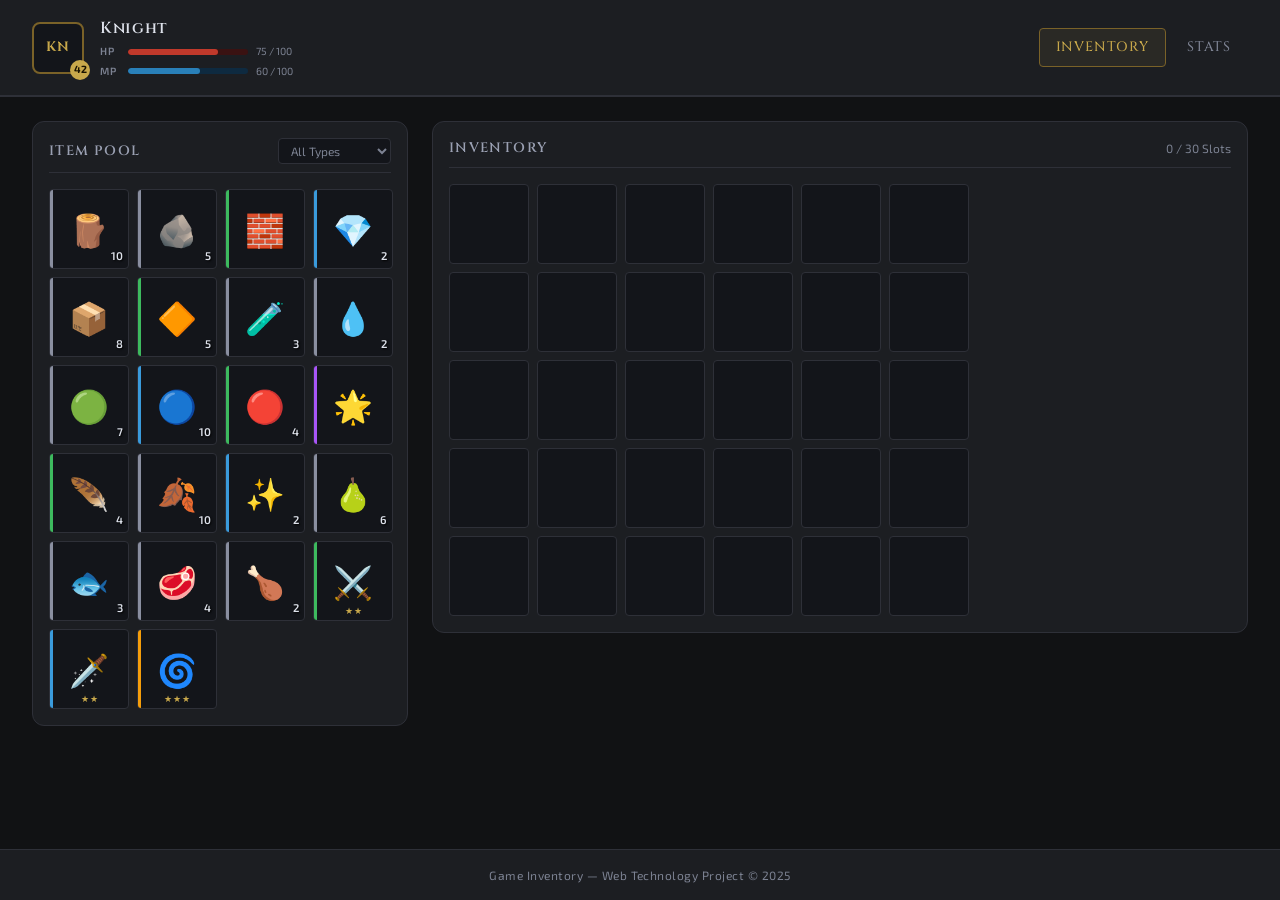
<file: index.html>
<!DOCTYPE html>
<html lang="en">

<head>
  <meta charset="UTF-8">
  <meta name="viewport" content="width=device-width, initial-scale=1.0">
  <title>Game Inventory</title>

  <link rel="stylesheet" href="css/style.css">
  <link rel="stylesheet" href="css/transitions.css">
  <link rel="preconnect" href="https://fonts.googleapis.com">
  <link rel="preconnect" href="https://fonts.gstatic.com" crossorigin>
  <link
    href="https://fonts.googleapis.com/css2?family=Cinzel:wght@400;600;700&family=Exo+2:wght@300;400;500;600&display=swap"
    rel="stylesheet">
</head>

<body>

  <!-- =============================================
       HEADER — Player info bar & main navigation
       ============================================= -->
  <header class="site-header">

    <div class="player-info">
      <div class="player-avatar">
        <span class="player-avatar__initials">KN</span>
        <span class="player-avatar__level">42</span>
      </div>

      <div class="player-stats">
        <h1 class="player-stats__name">Knight</h1>

        <div class="player-stats__bars">
          <div class="stat-bar stat-bar--hp">
            <span class="stat-bar__label">HP</span>
            <div class="stat-bar__track">
              <div class="stat-bar__fill" style="width: 75%"></div>
            </div>
            <span class="stat-bar__value">75 / 100</span>
          </div>

          <div class="stat-bar stat-bar--mana">
            <span class="stat-bar__label">MP</span>
            <div class="stat-bar__track">
              <div class="stat-bar__fill" style="width: 60%"></div>
            </div>
            <span class="stat-bar__value">60 / 100</span>
          </div>
        </div>
      </div>
    </div>

    <nav class="main-nav">
      <ul class="main-nav__list">
        <li class="main-nav__item">
          <a href="index.html" class="main-nav__link main-nav__link--active">
            Inventory
          </a>
        </li>
        <li class="main-nav__item">
          <a href="stats.html" class="main-nav__link">
            Stats
          </a>
        </li>
      </ul>
    </nav>

  </header>

  <!-- =============================================
       MAIN — Two-column layout: Item Pool + Inventory Grid
       ============================================= -->
  <main class="site-main">

    <!-- LEFT COLUMN: Available items to drag from -->
    <section class="item-pool" ondragover="ablegenErlauben(event)" ondrop="ablegen(event)">

      <div class="panel-header">
        <h2 class="panel-header__title" id="item-pool-heading">Item Pool</h2>
        <div class="panel-header__controls">
          <select id="item-filter" class="filter-select">
            <option value="all">All Types</option>
            <option value="material">Materials</option>
            <option value="consumable">Consumables</option>
            <option value="weapon">Weapons</option>
            <option value="food">Food</option>
          </select>
        </div>
      </div>

      <ul class="item-pool__grid" id="item-pool-grid">
        <!-- Dynamic content — rendered by JavaScript -->
      </ul>

    </section>

    <!-- RIGHT COLUMN: Inventory grid with draggable slots -->
    <section class="inventory" ondragover="ablegenErlauben(event)" ondrop="ablegen(event)">

      <div class="panel-header">
        <h2 class="panel-header__title" id="inventory-heading">Inventory</h2>
        <p class="panel-header__counter">
          <span id="slot-used-count">0</span> / <span id="slot-total-count">30</span> Slots
        </p>
      </div>

      <div class="inventory__grid" id="inventory-grid">
        <!-- Dynamic content — rendered by JavaScript -->
      </div>

      <!-- Item detail panel — shown on click of an inventory item -->
      <aside class="item-detail" id="item-detail" hidden>
        <div class="item-detail__icon-wrapper">
          <span class="item-detail__icon" id="item-detail-icon"></span>
        </div>
        <div class="item-detail__info">
          <h3 class="item-detail__name" id="item-detail-name"></h3>
          <p class="item-detail__type" id="item-detail-type"></p>
          <p class="item-detail__rarity" id="item-detail-rarity"></p>
          <p class="item-detail__description" id="item-detail-description"></p>
        </div>
        <button class="item-detail__close" id="item-detail-close">✕</button>
      </aside>

    </section>

  </main>

  <!-- =============================================
       FOOTER
       ============================================= -->
  <footer class="site-footer">
    <p class="site-footer__text">
      Game Inventory &mdash; Web Technology Project &copy; 2025
    </p>
  </footer>

  <script src="js/data.js"></script>
  <script src="js/inventory.js"></script>
  <script src="js/dragdrop.js"></script>

</body>

</html>
</file>
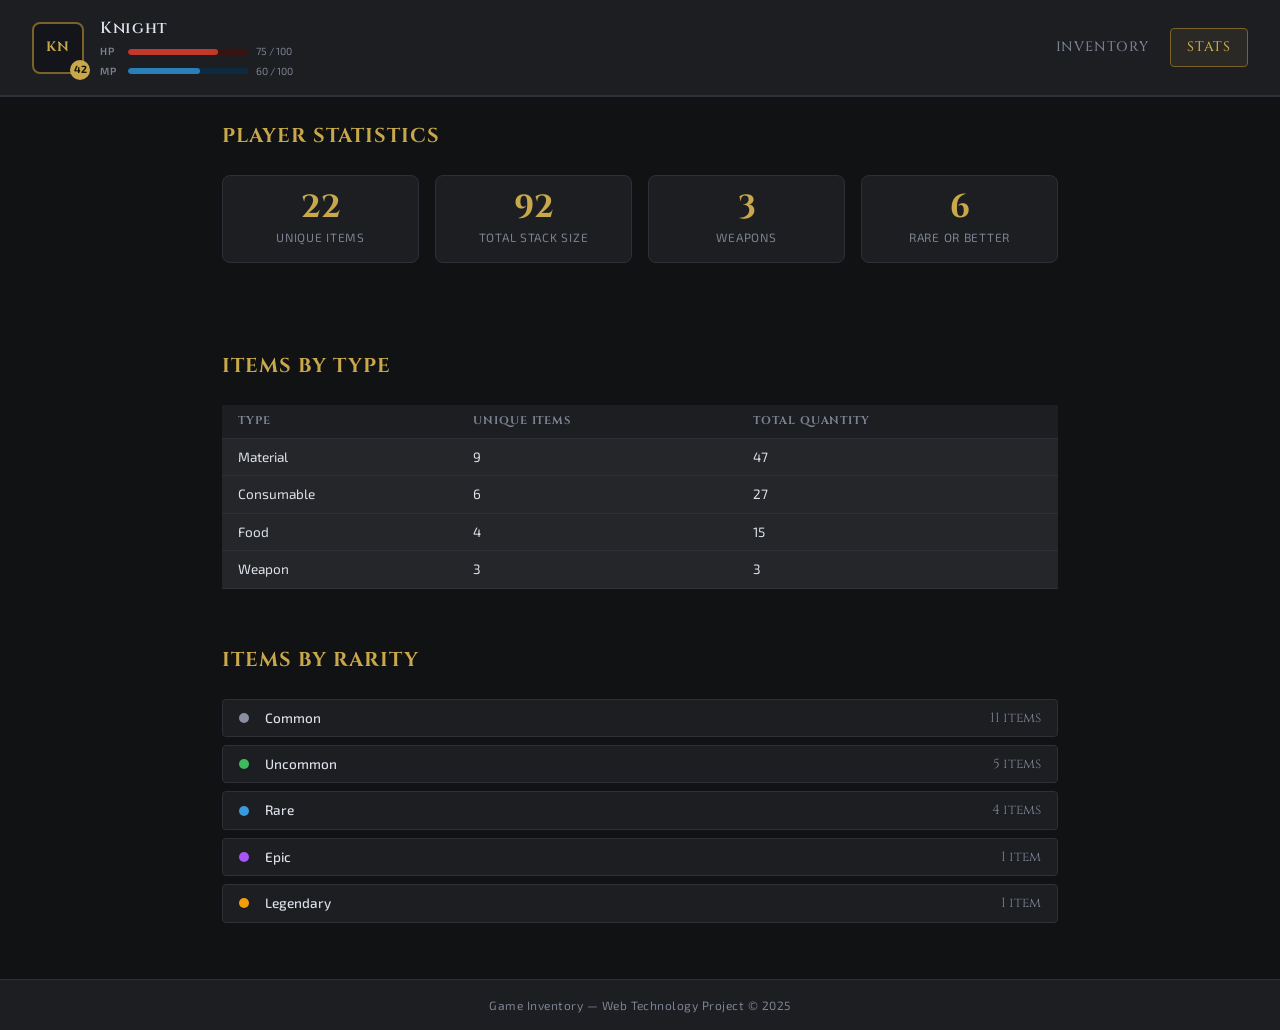
<file: stats.html>
<!DOCTYPE html>
<html lang="en">

<head>
  <meta charset="UTF-8">
  <meta name="viewport" content="width=device-width, initial-scale=1.0">

  <title>Stats — Game Inventory</title>

  <link rel="stylesheet" href="css/style.css">
  <link rel="stylesheet" href="css/transitions.css">
  <link rel="preconnect" href="https://fonts.googleapis.com">
  <link rel="preconnect" href="https://fonts.gstatic.com" crossorigin>
  <link
    href="https://fonts.googleapis.com/css2?family=Cinzel:wght@400;600;700&family=Exo+2:wght@300;400;500;600&display=swap"
    rel="stylesheet">
</head>

<body>

  <!-- =============================================
       HEADER — same across both pages
       ============================================= -->
  <header class="site-header">

    <div class="player-info">
      <div class="player-avatar">
        <span class="player-avatar__initials">KN</span>
        <span class="player-avatar__level">42</span>
      </div>

      <div class="player-stats">
        <h1 class="player-stats__name">Knight</h1>

        <div class="player-stats__bars">
          <div class="stat-bar stat-bar--hp">
            <span class="stat-bar__label">HP</span>
            <div class="stat-bar__track">
              <div class="stat-bar__fill" style="width: 75%"></div>
            </div>
            <span class="stat-bar__value">75 / 100</span>
          </div>

          <div class="stat-bar stat-bar--mana">
            <span class="stat-bar__label">MP</span>
            <div class="stat-bar__track">
              <div class="stat-bar__fill" style="width: 60%"></div>
            </div>
            <span class="stat-bar__value">60 / 100</span>
          </div>
        </div>
      </div>
    </div>

    <nav class="main-nav">
      <ul class="main-nav__list">
        <li class="main-nav__item">
          <a href="index.html" class="main-nav__link">
            Inventory
          </a>
        </li>
        <li class="main-nav__item">
          <a href="stats.html" class="main-nav__link main-nav__link--active">
            Stats
          </a>
        </li>
      </ul>
    </nav>

  </header>

  <!-- =============================================
       MAIN — Stats overview page
       ============================================= -->
  <main class="site-main site-main--stats">

    <section class="stats-overview">
      <h2 class="section-title">Player Statistics</h2>
      <ul class="stats-cards" id="stats-cards">
        <!-- Dynamic content — rendered by JavaScript -->
      </ul>
    </section>

    <section class="stats-breakdown">
      <h2 class="section-title">Items by Type</h2>
      <div class="table-wrapper" id="stats-table-wrapper">
        <!-- Dynamic content — rendered by JavaScript -->
      </div>
    </section>

    <section class="stats-rarity">
      <h2 class="section-title">Items by Rarity</h2>
      <ul class="rarity-list" id="rarity-list">
        <!-- Dynamic content — rendered by JavaScript -->
      </ul>
    </section>

  </main>

  <!-- =============================================
       FOOTER
       ============================================= -->
  <footer class="site-footer">
    <p class="site-footer__text">
      Game Inventory &mdash; Web Technology Project &copy; 2025
    </p>
  </footer>

  <script src="js/data.js"></script>
  <script src="js/stats.js"></script>

</body>

</html>
</file>
<file: css/style.css>
/* === Variables === */

:root {
    /* --- Color Palette --- */
    --color-bg-page:        #111214;
    --color-bg-panel:       #1c1e22;
    --color-bg-panel-alt:   #242629;
    --color-bg-slot:        #13151a;
    --color-bg-slot-hover:  #1a1d24;

    --color-border:         #2e3038;
    --color-border-light:   #3d4050;

    --color-text-primary:   #dde1ea;
    --color-text-secondary: #7c8292;
    --color-text-label:     #9aa0b2;

    --color-accent:         #c8a84b;
    --color-accent-dim:     #7a6228;

    /* --- HP / Mana bars --- */
    --color-hp:             #c0392b;
    --color-hp-track:       #3a1212;
    --color-mana:           #2980b9;
    --color-mana-track:     #0e2a40;

    /* --- Item Rarity Colors --- */
    --rarity-common:        #8a8fa0;
    --rarity-uncommon:      #3dba5e;
    --rarity-rare:          #3a9bdc;
    --rarity-epic:          #a855f7;
    --rarity-legendary:     #f59e0b;

    /* --- Spacing Scale --- */
    --space-xs:   4px;
    --space-sm:   8px;
    --space-md:   16px;
    --space-lg:   24px;
    --space-xl:   32px;
    --space-xxl:  48px;

    /* --- Border Radius --- */
    --radius-sm:  4px;
    --radius-md:  8px;
    --radius-lg:  12px;

    /* --- Typography --- */
    --font-display: 'Cinzel', Georgia, serif;
    --font-body:    'Exo 2', 'Segoe UI', sans-serif;

    /* --- Inventory Grid --- */
    --slot-size:        80px;
    --inventory-cols:   6;
    --pool-cols:        4;
}


 /* 2. BASE */

* {
    box-sizing: border-box;
    margin: 0;
    padding: 0;
}

html {
    font-size: 16px;
    scroll-behavior: smooth;
}

body {
    font-family: var(--font-body);
    font-weight: 400;
    background-color: var(--color-bg-page);
    color: var(--color-text-primary);
    min-height: 100vh;
    display: flex;
    flex-direction: column;
    line-height: 1.5;
}

ul {
    list-style: none;
}

a {
    color: inherit;
    text-decoration: none;
}

img {
    display: block;
    max-width: 100%;
}

button {
    font-family: var(--font-body);
    cursor: pointer;
    border: none;
    background: none;
}

select {
    font-family: var(--font-body);
}



 /*  3. UTILITY CLASSES */


.section-title {
    font-family: var(--font-display);
    font-size: 1.25rem;
    color: var(--color-accent);
    margin-bottom: var(--space-lg);
    letter-spacing: 0.05em;
    text-transform: uppercase;
}


/* 4. SITE HEADER */

.site-header {
    display: flex;
    align-items: center;
    justify-content: space-between;
    gap: var(--space-lg);
    padding: var(--space-md) var(--space-xl);
    background-color: var(--color-bg-panel);
    border-bottom: 2px solid var(--color-border);
    position: sticky;
    top: 0;
    z-index: 100;
}


/* 5. PLAYER INFO & AVATAR */

.player-info {
    display: flex;
    align-items: center;
    gap: var(--space-md);
    flex-shrink: 0;
}

.player-avatar {
    position: relative;
    width: 52px;
    height: 52px;
    background-color: var(--color-bg-slot);
    border: 2px solid var(--color-accent-dim);
    border-radius: var(--radius-md);
    display: flex;
    align-items: center;
    justify-content: center;
    flex-shrink: 0;
}

.player-avatar__initials {
    font-family: var(--font-display);
    font-size: 0.85rem;
    font-weight: 700;
    color: var(--color-accent);
    letter-spacing: 0.05em;
}

.player-avatar__level {
    position: absolute;
    bottom: -8px;
    right: -8px;
    background-color: var(--color-accent);
    color: #1a1300;
    font-size: 0.65rem;
    font-weight: 700;
    width: 20px;
    height: 20px;
    border-radius: 50%;
    display: flex;
    align-items: center;
    justify-content: center;
    font-family: var(--font-body);
}

.player-stats {
    display: flex;
    flex-direction: column;
    gap: var(--space-xs);
}

.player-stats__name {
    font-family: var(--font-display);
    font-size: 1rem;
    font-weight: 600;
    color: var(--color-text-primary);
    letter-spacing: 0.04em;
}

.player-stats__bars {
    display: flex;
    flex-direction: column;
    gap: var(--space-xs);
}


/* 6. STAT BARS (HP / Mana) */

.stat-bar {
    display: flex;
    align-items: center;
    gap: var(--space-sm);
}

.stat-bar__label {
    font-size: 0.65rem;
    font-weight: 600;
    letter-spacing: 0.08em;
    color: var(--color-text-secondary);
    width: 20px;
    text-transform: uppercase;
}

.stat-bar__track {
    width: 120px;
    height: 6px;
    border-radius: 3px;
    overflow: hidden;
    flex-shrink: 0;
}

.stat-bar--hp .stat-bar__track {
    background-color: var(--color-hp-track);
}

.stat-bar--mana .stat-bar__track {
    background-color: var(--color-mana-track);
}

.stat-bar__fill {
    height: 100%;
    border-radius: 3px;
}

.stat-bar--hp .stat-bar__fill {
    background-color: var(--color-hp);
}

.stat-bar--mana .stat-bar__fill {
    background-color: var(--color-mana);
}

.stat-bar__value {
    font-size: 0.65rem;
    color: var(--color-text-secondary);
    white-space: nowrap;
}


/* 7. MAIN NAVIGATION */

.main-nav {
    flex-shrink: 0;
}

.main-nav__list {
    display: flex;
    gap: var(--space-xs);
    align-items: center;
}

.main-nav__link {
    display: block;
    padding: var(--space-sm) var(--space-md);
    border-radius: var(--radius-sm);
    font-size: 0.85rem;
    font-weight: 500;
    font-family: var(--font-display);
    letter-spacing: 0.06em;
    color: var(--color-text-secondary);
    border: 1px solid transparent;
    text-transform: uppercase;
}

.main-nav__link--active {
    color: var(--color-accent);
    border-color: var(--color-accent-dim);
    background-color: rgba(200, 168, 75, 0.08);
}


/* 8. MAIN LAYOUT — CSS Grid */

.site-main {
    display: grid;
    grid-template-columns: auto 1fr;
    gap: var(--space-lg);
    padding: var(--space-lg) var(--space-xl);
    flex: 1;
    align-items: start;
}

/* Stats page uses a single-column layout */
.site-main--stats {
    grid-template-columns: 1fr;
    max-width: 900px;
    margin: 0 auto;
    width: 100%;
}


/* 9. PANEL HEADER (shared between Item Pool & Inventory sections) */

.panel-header {
    display: flex;
    align-items: center;
    justify-content: space-between;
    margin-bottom: var(--space-md);
    padding-bottom: var(--space-sm);
    border-bottom: 1px solid var(--color-border);
}

.panel-header__title {
    font-family: var(--font-display);
    font-size: 0.85rem;
    font-weight: 600;
    letter-spacing: 0.1em;
    text-transform: uppercase;
    color: var(--color-text-label);
}

.panel-header__counter {
    font-size: 0.75rem;
    color: var(--color-text-secondary);
}

.filter-select {
    background-color: var(--color-bg-slot);
    color: var(--color-text-secondary);
    border: 1px solid var(--color-border);
    border-radius: var(--radius-sm);
    padding: var(--space-xs) var(--space-sm);
    font-size: 0.75rem;
    outline: none; 
    cursor: pointer;
}


/* 10. ITEM POOL SECTION */

.item-pool {
    background-color: var(--color-bg-panel);
    border: 1px solid var(--color-border);
    border-radius: var(--radius-lg);
    padding: var(--space-md);
    width: calc(var(--slot-size) * var(--pool-cols) + var(--space-sm) * (var(--pool-cols) - 1) + var(--space-md) * 2);
    align-self: start;
    position: sticky;
    top: calc(68px + var(--space-lg));  /* below sticky header */
}

.item-pool__grid {
    display: grid;
    grid-template-columns: repeat(var(--pool-cols), var(--slot-size));
    gap: var(--space-sm);
}


/* 11. INVENTORY SECTION & GRID */

.inventory {
    background-color: var(--color-bg-panel);
    border: 1px solid var(--color-border);
    border-radius: var(--radius-lg);
    padding: var(--space-md);
}

.inventory__grid {
    display: grid;
    grid-template-columns: repeat(var(--inventory-cols), var(--slot-size));
    gap: var(--space-sm);
}


/* 12. INVENTORY SLOT */

.slot {
    width: var(--slot-size);
    height: var(--slot-size);
    background-color: var(--color-bg-slot);
    border: 1px solid var(--color-border);
    border-radius: var(--radius-sm);
    display: flex;
    align-items: center;
    justify-content: center;
    position: relative;
    overflow: visible;
}

/* Slot that currently contains an item */
.slot--occupied {
    border-color: var(--color-border-light);
}

/* Slot being dragged over — class added by JS */
.slot--drag-over {
    border-color: var(--color-accent);
    background-color: var(--color-bg-slot-hover);
}

/* Slot that cannot accept a drop */
.slot--drag-reject {
    border-color: var(--color-hp);
}


/* 13. ITEM CARD (inside pool list & inventory slots) */

.item-card {
    width: var(--slot-size);
    height: var(--slot-size);
    position: relative;
    cursor: grab;
    border-radius: var(--radius-sm);
    overflow: hidden;
    display: flex;
    align-items: center;
    justify-content: center;
    background-color: var(--color-bg-slot);
    border: 1px solid var(--color-border);
}

.item-card:active {
    cursor: grabbing;
}

.item-card__icon {
    font-size: 2rem;
    line-height: 1;
    pointer-events: none;
    user-select: none;
}

.item-detail__icon {
    font-size: 2.5rem;
    line-height: 1;
    user-select: none;
}

/* Quantity badge — bottom-right corner */
.item-card__quantity {
    position: absolute;
    bottom: 3px;
    right: 5px;
    font-size: 0.7rem;
    font-weight: 600;
    color: var(--color-text-primary);
    text-shadow: 1px 1px 2px #000;
    pointer-events: none;
}

/* Star rating — bottom-center (for weapons) */
.item-card__stars {
    position: absolute;
    bottom: 3px;
    left: 50%;
    transform: translateX(-50%);
    display: flex;
    gap: 1px;
    pointer-events: none;
}

.item-card__star {
    font-size: 0.55rem;
    color: var(--color-accent);
}

/* Top-left rarity indicator stripe */
.item-card::before {
    content: '';
    position: absolute;
    top: 0;
    left: 0;
    width: 3px;
    height: 100%;
}

.item-card--common::before    { background-color: var(--rarity-common); }
.item-card--uncommon::before  { background-color: var(--rarity-uncommon); }
.item-card--rare::before      { background-color: var(--rarity-rare); }
.item-card--epic::before      { background-color: var(--rarity-epic); }
.item-card--legendary::before { background-color: var(--rarity-legendary); }

/* Selected state — when clicking for detail view */
.item-card--selected {
    border-color: var(--color-accent);
    box-shadow: 0 0 0 1px var(--color-accent-dim);
}


/* 14. ITEM DETAIL PANEL */

.item-detail {
    display: flex;
    align-items: flex-start;
    gap: var(--space-md);
    margin-top: var(--space-md);
    padding: var(--space-md);
    background-color: var(--color-bg-panel-alt);
    border: 1px solid var(--color-border-light);
    border-radius: var(--radius-md);
    position: relative;
}

/* hidden attribute overrides display — JS removes [hidden] to show */
.item-detail[hidden] {
    display: none;
}

.item-detail__icon-wrapper {
    flex-shrink: 0;
    width: 64px;
    height: 64px;
    background-color: var(--color-bg-slot);
    border: 1px solid var(--color-border);
    border-radius: var(--radius-sm);
    display: flex;
    align-items: center;
    justify-content: center;
}

.item-detail__info {
    flex: 1;
    min-width: 0;
}

.item-detail__name {
    font-family: var(--font-display);
    font-size: 0.95rem;
    font-weight: 600;
    color: var(--color-text-primary);
    margin-bottom: var(--space-xs);
}

.item-detail__type,
.item-detail__rarity {
    font-size: 0.75rem;
    color: var(--color-text-secondary);
    text-transform: uppercase;
    letter-spacing: 0.05em;
}

.item-detail__rarity { margin-bottom: var(--space-sm); }

.item-detail__description {
    font-size: 0.8rem;
    color: var(--color-text-label);
    line-height: 1.6;
}

/* Rarity-colored name */
.item-detail__rarity--common    { color: var(--rarity-common); }
.item-detail__rarity--uncommon  { color: var(--rarity-uncommon); }
.item-detail__rarity--rare      { color: var(--rarity-rare); }
.item-detail__rarity--epic      { color: var(--rarity-epic); }
.item-detail__rarity--legendary { color: var(--rarity-legendary); }

.item-detail__close {
    position: absolute;
    top: var(--space-sm);
    right: var(--space-sm);
    color: var(--color-text-secondary);
    font-size: 0.85rem;
    width: 24px;
    height: 24px;
    display: flex;
    align-items: center;
    justify-content: center;
    border-radius: var(--radius-sm);
}


/* 15. FOOTER */

.site-footer {
    padding: var(--space-md) var(--space-xl);
    background-color: var(--color-bg-panel);
    border-top: 1px solid var(--color-border);
    text-align: center;
}

.site-footer__text {
    font-size: 0.75rem;
    color: var(--color-text-secondary);
    letter-spacing: 0.04em;
}


/* 16. STATS PAGE */

.stats-cards {
    display: grid;
    grid-template-columns: repeat(auto-fit, minmax(160px, 1fr));
    gap: var(--space-md);
    margin-bottom: var(--space-xl);
}

.stat-card {
    background-color: var(--color-bg-panel);
    border: 1px solid var(--color-border);
    border-radius: var(--radius-md);
    padding: var(--space-md);
    text-align: center;
}

.stat-card__value {
    font-family: var(--font-display);
    font-size: 2rem;
    font-weight: 700;
    color: var(--color-accent);
    line-height: 1;
    margin-bottom: var(--space-xs);
}

.stat-card__label {
    font-size: 0.75rem;
    color: var(--color-text-secondary);
    text-transform: uppercase;
    letter-spacing: 0.06em;
}

.stats-overview,
.stats-breakdown,
.stats-rarity {
    margin-bottom: var(--space-xl);
}

.table-wrapper {
    overflow-x: auto;
}

.stats-table {
    width: 100%;
    border-collapse: collapse;
    font-size: 0.85rem;
}

.stats-table th,
.stats-table td {
    padding: var(--space-sm) var(--space-md);
    text-align: left;
    border-bottom: 1px solid var(--color-border);
}

.stats-table th {
    font-family: var(--font-display);
    font-size: 0.7rem;
    letter-spacing: 0.08em;
    text-transform: uppercase;
    color: var(--color-text-secondary);
    background-color: var(--color-bg-panel);
}

.stats-table td {
    color: var(--color-text-primary);
    background-color: var(--color-bg-panel-alt);
}

.rarity-list {
    display: flex;
    flex-direction: column;
    gap: var(--space-sm);
}

.rarity-item {
    display: flex;
    align-items: center;
    gap: var(--space-md);
    padding: var(--space-sm) var(--space-md);
    background-color: var(--color-bg-panel);
    border: 1px solid var(--color-border);
    border-radius: var(--radius-sm);
}

.rarity-item__dot {
    width: 10px;
    height: 10px;
    border-radius: 50%;
    flex-shrink: 0;
}

.rarity-item__name {
    font-size: 0.85rem;
    font-weight: 500;
    flex: 1;
    text-transform: capitalize;
}

.rarity-item__count {
    font-family: var(--font-display);
    font-size: 0.85rem;
    color: var(--color-text-secondary);
}


/* 17. MEDIA QUERIES — Responsive Design */

/* --- Tablet: 1024px and below --- */
@media (max-width: 1024px) {
    :root {
        --slot-size: 70px;
        --inventory-cols: 5;
        --pool-cols: 3;
    }

    .site-main {
        grid-template-columns: 1fr;
        padding: var(--space-md);
    }

    .item-pool {
        position: static;  /* no longer sticky on tablet */
        width: 100%;
    }

    .item-pool__grid {
        grid-template-columns: repeat(auto-fill, minmax(var(--slot-size), 1fr));
    }

    .inventory__grid {
        grid-template-columns: repeat(var(--inventory-cols), var(--slot-size));
    }
}

/* --- Mobile: 640px and below --- */
@media (max-width: 640px) {
    :root {
        --slot-size: 60px;
        --inventory-cols: 4;
        --pool-cols: 4;
    }

    .site-header {
        flex-direction: column;
        align-items: flex-start;
        padding: var(--space-sm) var(--space-md);
        gap: var(--space-sm);
    }

    .stat-bar__track {
        width: 80px;
    }

    .stat-bar__value {
        display: none;  /* hide number on very small screens */
    }

    .main-nav__link {
        font-size: 0.75rem;
        padding: var(--space-xs) var(--space-sm);
    }

    .site-main {
        padding: var(--space-sm);
        gap: var(--space-sm);
    }

    .inventory__grid {
        grid-template-columns: repeat(var(--inventory-cols), var(--slot-size));
    }

    .item-detail {
        flex-direction: column;
    }
}

/* --- Small Mobile: 400px and below --- */
@media (max-width: 400px) {
    :root {
        --slot-size: 56px;
        --inventory-cols: 4;
    }
}
</file>
<file: css/transitions.css>
/* 1. NAVIGATION LINK TRANSITIONS */

.main-nav__link {
    transition:
        color           0.2s ease,
        border-color    0.2s ease,
        background-color 0.2s ease;
}

.main-nav__link:hover {
    color: var(--color-text-primary);
    border-color: var(--color-border-light);
    background-color: rgba(255, 255, 255, 0.04);
}


/* 2. ITEM CARD HOVER EFFECTS */

.item-card {
    transition:
        transform       0.18s ease,
        border-color    0.18s ease,
        box-shadow      0.18s ease;
}

.item-card:hover {
    transform: translateY(-3px) scale(1.06);
    border-color: var(--color-border-light);
    z-index: 10;
}

/* Rarity-specific glow on hover */
.item-card--common:hover {
    box-shadow: 0 4px 16px rgba(138, 143, 160, 0.25);
}

.item-card--uncommon:hover {
    box-shadow: 0 4px 20px rgba(61, 186, 94, 0.3);
    border-color: var(--rarity-uncommon);
}

.item-card--rare:hover {
    box-shadow: 0 4px 20px rgba(58, 155, 220, 0.35);
    border-color: var(--rarity-rare);
}

.item-card--epic:hover {
    box-shadow: 0 4px 24px rgba(168, 85, 247, 0.4);
    border-color: var(--rarity-epic);
}

.item-card--legendary:hover {
    box-shadow: 0 4px 28px rgba(245, 158, 11, 0.45);
    border-color: var(--rarity-legendary);
}


/* 3. SLOT HOVER EFFECTS */

.slot {
    transition:
        border-color     0.15s ease,
        background-color 0.15s ease,
        box-shadow       0.15s ease;
}

.slot:hover {
    border-color: var(--color-border-light);
    background-color: var(--color-bg-slot-hover);
}

/* Drag-over state — animated border */
.slot--drag-over {
    animation: slot-pulse 0.8s ease infinite alternate;
}


/* 4. ITEM DETAIL CLOSE BUTTON */

.item-detail__close {
    transition:
        color            0.15s ease,
        background-color 0.15s ease;
}

.item-detail__close:hover {
    color: var(--color-text-primary);
    background-color: rgba(255, 255, 255, 0.08);
}


/* 5. FILTER SELECT */

.filter-select {
    transition:
        border-color    0.15s ease,
        box-shadow      0.15s ease;
}

.filter-select:hover {
    border-color: var(--color-border-light);
}

.filter-select:focus {
    outline: none;
}

/* Card being dragged — reduces opacity so the ghost is visible */
.item-card--dragging {
    opacity: 0.4;
    transform: scale(0.95);
    transition: opacity 0.1s ease, transform 0.1s ease;
}
</file>
